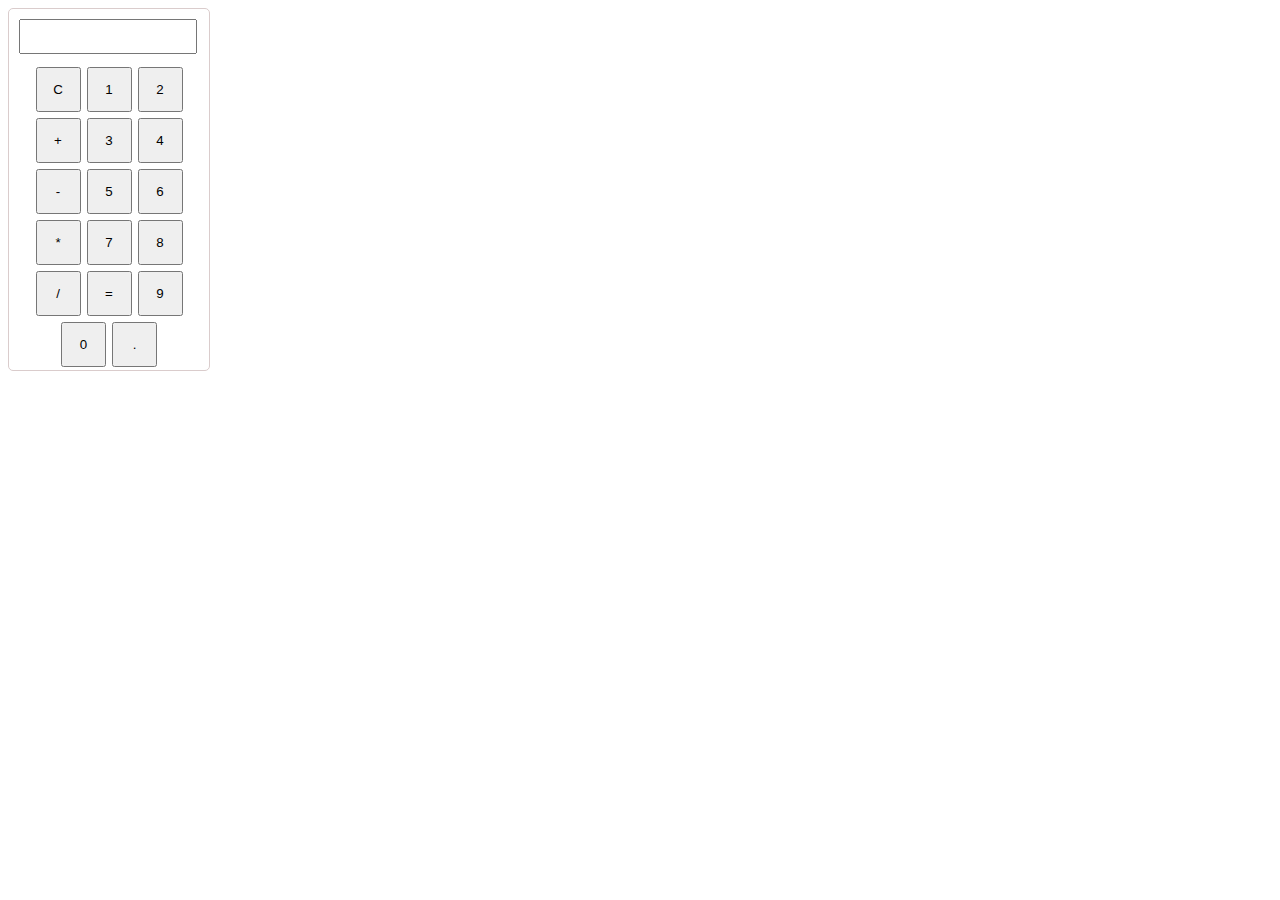
<file: Calculator/index.html>
<!DOCTYPE html>
<html lang="en">
  <head>
    <meta charset="UTF-8" />
    <meta name="viewport" content="width=device-width, initial-scale=1.0" />
    <title>Calculator</title>
    <link rel="stylesheet" href="./style.css" />
  </head>

  <body>
    <div id="calculator">
      <input type="text" id="display" readonly />
      <div class="button_container">
        <button
          class="button"
          onclick="currentDisplay='';document.querySelector('#display').value=currentDisplay;"
        >
          C
        </button>

        <button
          class="button"
          onclick="currentDisplay=currentDisplay+'1';document.querySelector('#display').value=currentDisplay;"
        >
          1
        </button>
        <button
          class="button"
          onclick="currentDisplay=currentDisplay+'2';document.querySelector('#display').value=currentDisplay;"
        >
          2
        </button>

        <button
          class="button"
          onclick="currentDisplay=currentDisplay+'+';document.querySelector('#display').value=currentDisplay;"
        >
          +
        </button>

        <button
          class="button"
          onclick="currentDisplay=currentDisplay+'3';document.querySelector('#display').value=currentDisplay;"
        >
          3
        </button>

        <button
          class="button"
          onclick="currentDisplay=currentDisplay+'4';document.querySelector('#display').value=currentDisplay;"
        >
          4
        </button>

        <button
          class="button"
          onclick="currentDisplay=currentDisplay+'-';document.querySelector('#display').value=currentDisplay;"
        >
          -
        </button>
        <button
          class="button"
          onclick="currentDisplay=currentDisplay+'5';document.querySelector('#display').value=currentDisplay;"
        >
          5
        </button>
        <button
          class="button"
          onclick="currentDisplay=currentDisplay+'6';document.querySelector('#display').value=currentDisplay;"
        >
          6
        </button>

        <button
          class="button"
          onclick="currentDisplay=currentDisplay+'*';document.querySelector('#display').value=currentDisplay;"
        >
          *
        </button>

        <button
          class="button"
          onclick="currentDisplay=currentDisplay+'7';document.querySelector('#display').value=currentDisplay;"
        >
          7
        </button>

        <button
          class="button"
          onclick="currentDisplay=currentDisplay+'8';document.querySelector('#display').value=currentDisplay;"
        >
          8
        </button>

        <button
          class="button"
          onclick="currentDisplay=currentDisplay+'/';document.querySelector('#display').value=currentDisplay;"
        >
          /
        </button>

        <button
          class="button"
          onclick="
          
         currentDisplay=eval(currentDisplay);
         document.querySelector('#display').value=currentDisplay;"
        >
          =
        </button>

        <button
          class="button"
          onclick="currentDisplay=currentDisplay+'9';document.querySelector('#display').value=currentDisplay;"
        >
          9
        </button>

        <button
          class="button"
          onclick="currentDisplay=currentDisplay+'0';document.querySelector('#display').value=currentDisplay;"
        >
          0
        </button>

        <button
          class="button"
          onclick="currentDisplay=currentDisplay+'.';document.querySelector('#display').value=currentDisplay;"
        >
          .
        </button>
      </div>
    </div>

    <script src="./script.js"></script>
  </body>
</html>
</file>
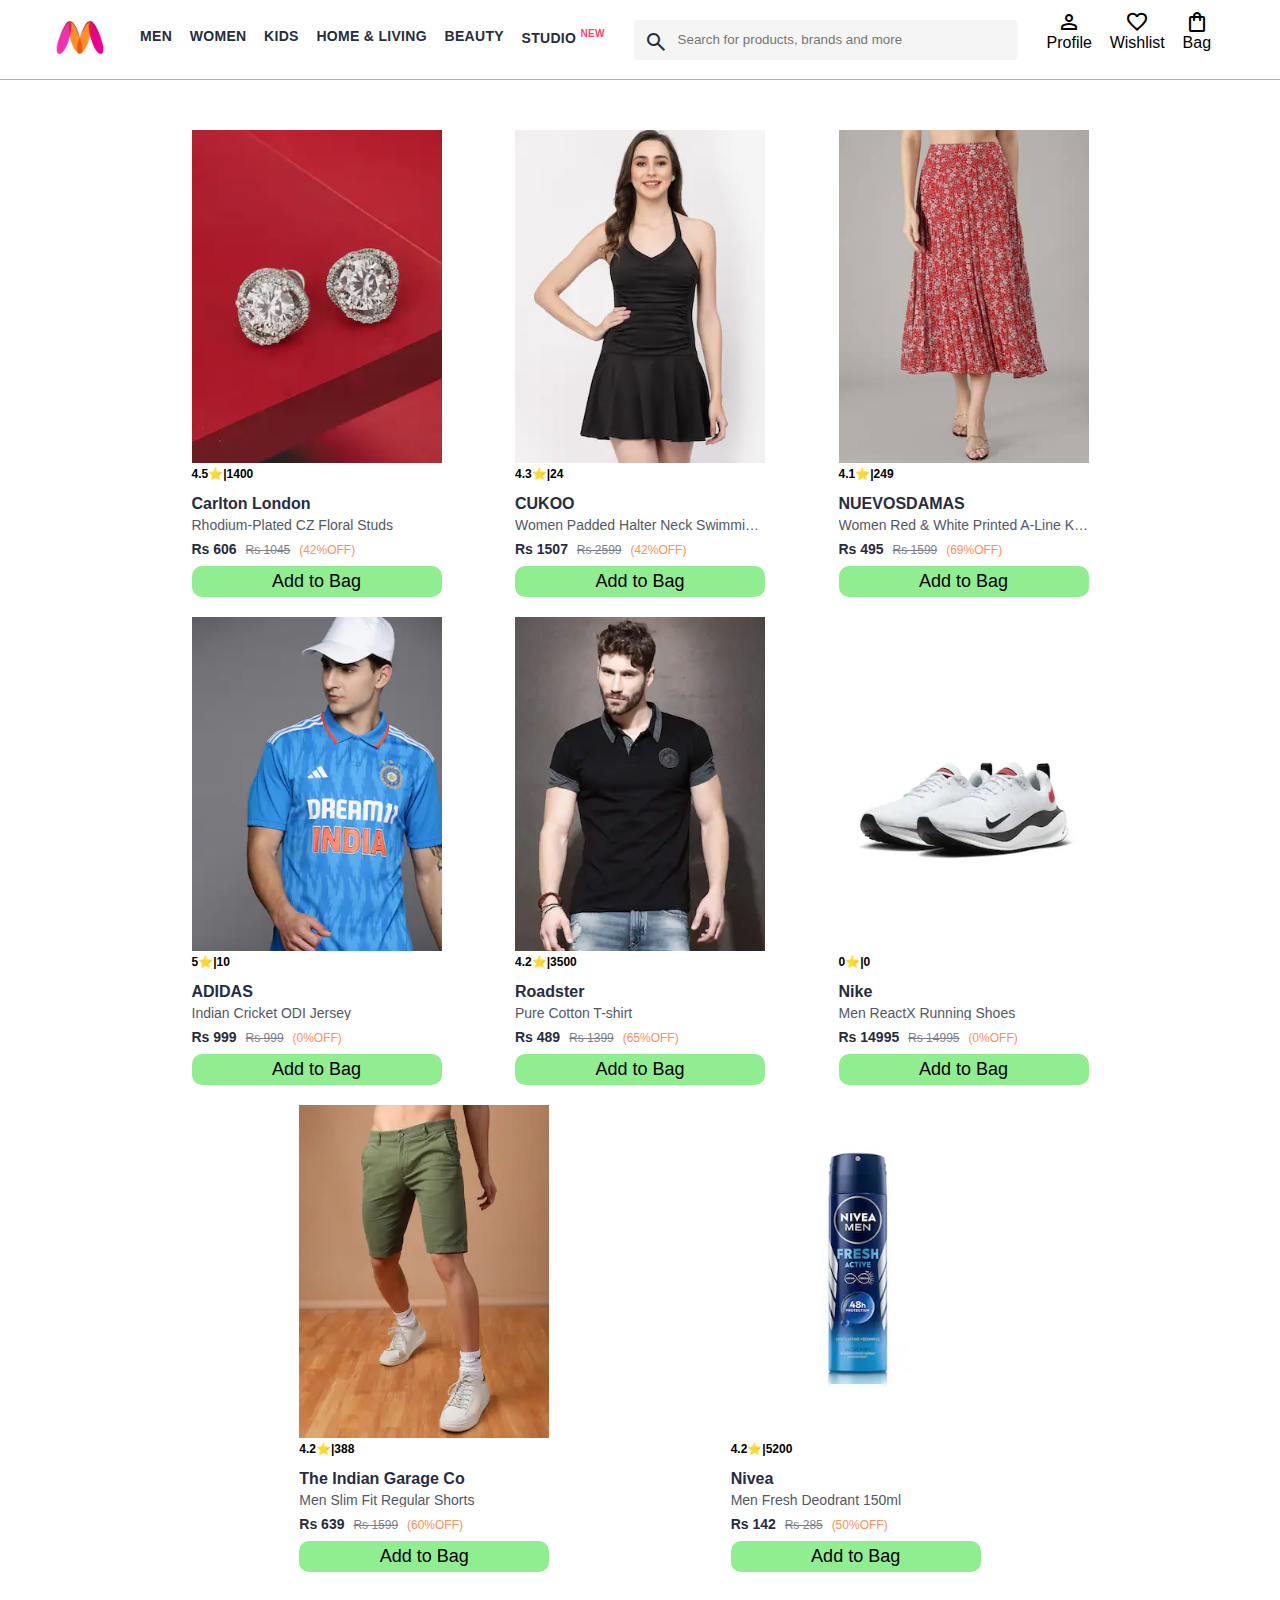
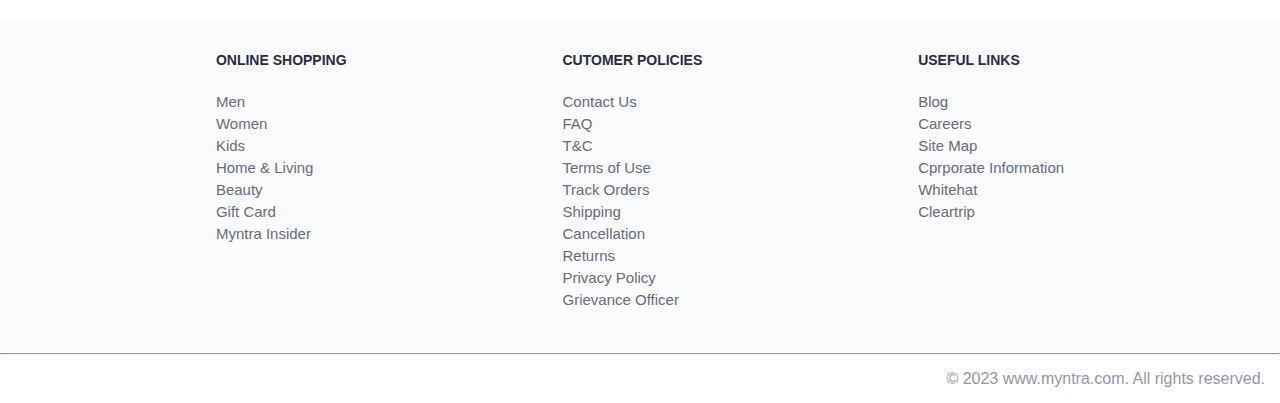
<file: Myntra_website_clone/index.html>
<!DOCTYPE html>
<html lang="en">
  <head>
    <title>Myntra Functional Clone</title>
    <link rel="stylesheet" href="./style.css" />
    <link
      rel="stylesheet"
      href="https://fonts.googleapis.com/css2?family=Material+Symbols+Outlined:opsz,wght,FILL,GRAD@20..48,100..700,0..1,-50..200"
    />
  </head>

  <body>
    <header>
      <div class="logo_container">
        <a href="#"
          ><img
            class="myntra_home"
            src="images/myntra_logo.webp"
            alt="Myntra Home"
        /></a>
      </div>

      <nav class="nav_bar">
        <a href="#">Men</a>
        <a href="#">Women</a>
        <a href="#">Kids</a>
        <a href="#">Home & Living</a>
        <a href="#">Beauty</a>
        <a href="#">Studio <sup>New</sup></a>
      </nav>

      <div class="search_bar">
        <span class="material-symbols-outlined search_icon">search</span>
        <input
          class="search_input"
          placeholder="Search for products, brands and more"
        />
      </div>

      <div class="action_bar">
        <div class="action_container">
          <span class="material-symbols-outlined action_icon">person</span>
          <span class="action_name">Profile</span>
        </div>

        <div class="action_container">
          <span class="material-symbols-outlined action_icon">favorite</span>
          <span class="action_name">Wishlist</span>
        </div>

        <a class="action_container" href="./bag.html">
          <span class="material-symbols-outlined action_icon"
            >shopping_bag</span
          >
          <span class="action_name">Bag</span>
          <span class="bag-item-count">0</span>
        </a>
      </div>
    </header>

    <main>
      <div class="items-container"></div>
    </main>

    <footer>
      <div class="footer_container">
        <div class="footer_column">
          <h3>ONLINE SHOPPING</h3>

          <a href="#">Men</a>
          <a href="#">Women</a>
          <a href="#">Kids</a>
          <a href="#">Home & Living</a>
          <a href="#">Beauty</a>
          <a href="#">Gift Card</a>
          <a href="#">Myntra Insider</a>
        </div>

        <div class="footer_column">
          <h3>CUTOMER POLICIES</h3>
          <a href="#">Contact Us</a>
          <a href="#">FAQ</a>
          <a href="#">T&C</a>
          <a href="#">Terms of Use</a>
          <a href="#">Track Orders</a>
          <a href="#">Shipping</a>
          <a href="#">Cancellation</a>
          <a href="#">Returns</a>
          <a href="#">Privacy Policy</a>
          <a href="#">Grievance Officer</a>
        </div>

        <div class="footer_column">
          <h3>USEFUL LINKS</h3>
          <a href="#">Blog</a>
          <a href="#">Careers</a>
          <a href="#">Site Map</a>
          <a href="#">Cprporate Information</a>
          <a href="#">Whitehat</a>
          <a href="#">Cleartrip</a>
        </div>
      </div>
      <hr />

      <div class="copyright">© 2023 www.myntra.com. All rights reserved.</div>
    </footer>

    <script src="./data.js"></script>
    <script src="./script.js"></script>
  </body>
</html>
</file>
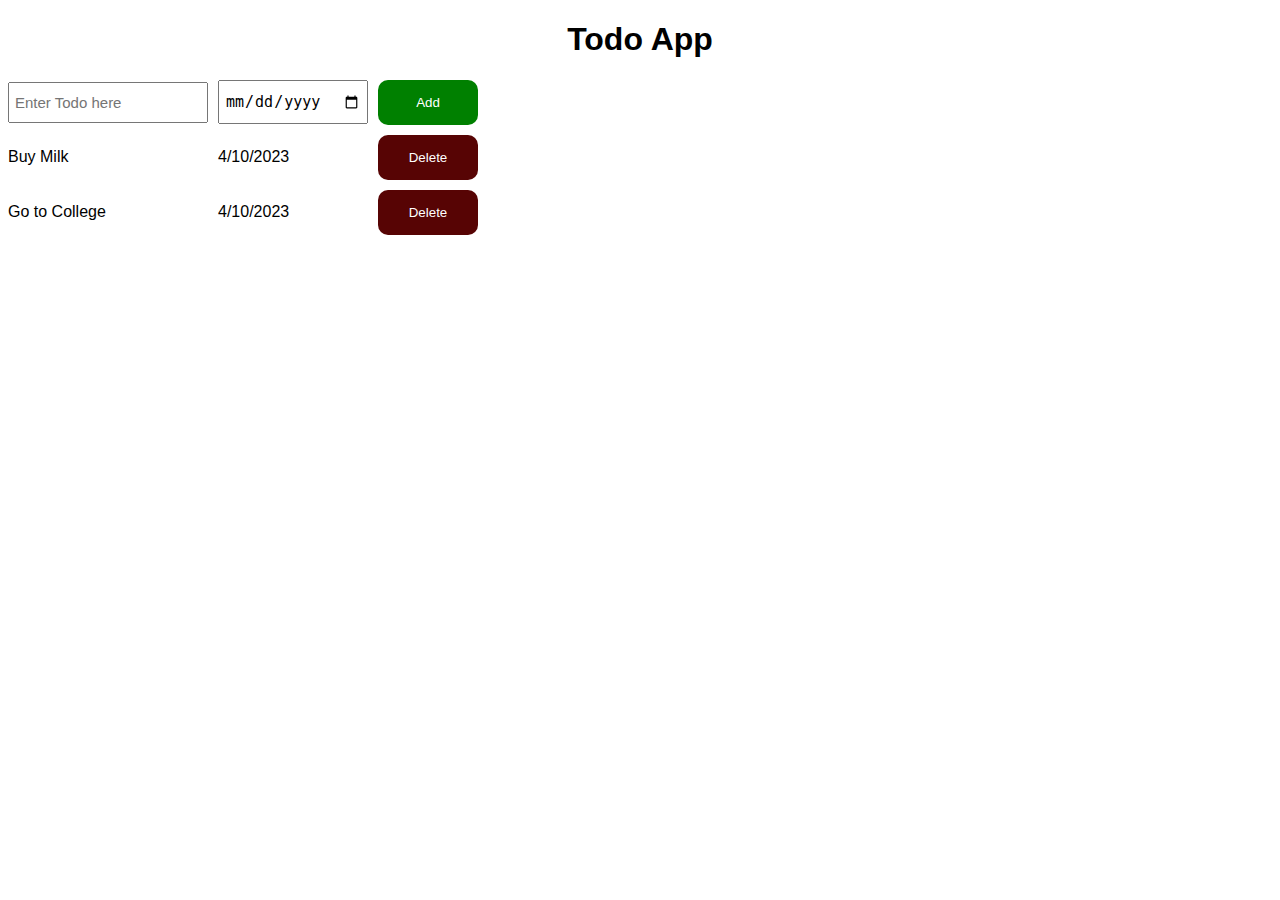
<file: Todo_app/index.html>
<!DOCTYPE html>
<html lang="en">
  <head>
    <meta charset="UTF-8" />
    <meta name="viewport" content="width=device-width, initial-scale=1.0" />
    <title>Todo App</title>
    <link rel="stylesheet" href="./style.css" />
  </head>

  <body>
    <h1 id="main_heading">Todo App</h1>

    <div class="main">
      <div class="grid-container">
        <input id="todo-input" type="text" placeholder="Enter Todo here" />
        <input id="todo-date" type="date" />
        <button class="btn-todo" onclick="addTodo();">Add</button>
      </div>

      <div class="todo-container grid-container"></div>
    </div>

    <script src="./script.js"></script>
  </body>
</html>
</file>
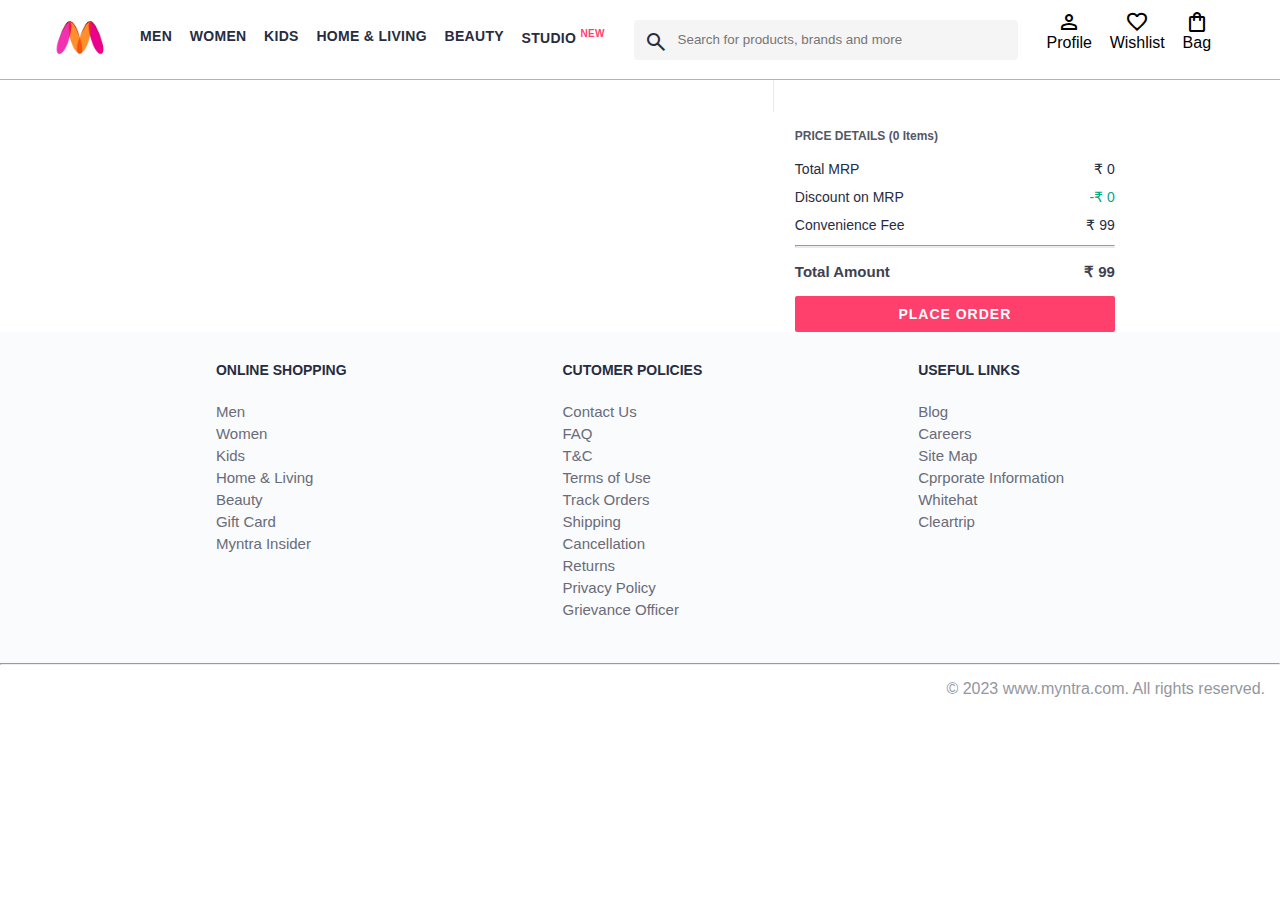
<file: Myntra_website_clone/bag.html>
<!DOCTYPE html>
<html lang="en">
  <head>
    <title>Myntra Functional Clone</title>
    <link rel="stylesheet" href="./style.css" />
    <link rel="stylesheet" href="./bag.css" />
    <link
      rel="stylesheet"
      href="https://fonts.googleapis.com/css2?family=Material+Symbols+Outlined:opsz,wght,FILL,GRAD@20..48,100..700,0..1,-50..200"
    />
  </head>

  <body>
    <header>
      <div class="logo_container">
        <a href="#"
          ><img
            class="myntra_home"
            src="images/myntra_logo.webp"
            alt="Myntra Home"
        /></a>
      </div>

      <nav class="nav_bar">
        <a href="#">Men</a>
        <a href="#">Women</a>
        <a href="#">Kids</a>
        <a href="#">Home & Living</a>
        <a href="#">Beauty</a>
        <a href="#">Studio <sup>New</sup></a>
      </nav>

      <div class="search_bar">
        <span class="material-symbols-outlined search_icon">search</span>
        <input
          class="search_input"
          placeholder="Search for products, brands and more"
        />
      </div>

      <div class="action_bar">
        <div class="action_container">
          <span class="material-symbols-outlined action_icon">person</span>
          <span class="action_name">Profile</span>
        </div>

        <div class="action_container">
          <span class="material-symbols-outlined action_icon">favorite</span>
          <span class="action_name">Wishlist</span>
        </div>

        <div class="action_container">
          <span class="material-symbols-outlined action_icon"
            >shopping_bag</span
          >
          <span class="action_name">Bag</span>
          <span class="bag-item-count">0</span>
        </div>
      </div>
    </header>

    <main>
      <div class="bag-page">
        <div class="bag-items-container"></div>
        <div class="bag-summary"></div>
      </div>
    </main>

    <footer>
      <div class="footer_container">
        <div class="footer_column">
          <h3>ONLINE SHOPPING</h3>

          <a href="#">Men</a>
          <a href="#">Women</a>
          <a href="#">Kids</a>
          <a href="#">Home & Living</a>
          <a href="#">Beauty</a>
          <a href="#">Gift Card</a>
          <a href="#">Myntra Insider</a>
        </div>

        <div class="footer_column">
          <h3>CUTOMER POLICIES</h3>
          <a href="#">Contact Us</a>
          <a href="#">FAQ</a>
          <a href="#">T&C</a>
          <a href="#">Terms of Use</a>
          <a href="#">Track Orders</a>
          <a href="#">Shipping</a>
          <a href="#">Cancellation</a>
          <a href="#">Returns</a>
          <a href="#">Privacy Policy</a>
          <a href="#">Grievance Officer</a>
        </div>

        <div class="footer_column">
          <h3>USEFUL LINKS</h3>
          <a href="#">Blog</a>
          <a href="#">Careers</a>
          <a href="#">Site Map</a>
          <a href="#">Cprporate Information</a>
          <a href="#">Whitehat</a>
          <a href="#">Cleartrip</a>
        </div>
      </div>
      <hr />

      <div class="copyright">© 2023 www.myntra.com. All rights reserved.</div>
    </footer>

    <script src="./data.js"></script>
    <script src="./script.js"></script>
    <script src="./bag.js"></script>
  </body>
</html>
</file>
<file: Calculator/style.css>
#calculator {
  border: 1px solid rgb(218, 204, 204);
  border-radius: 5px;
  width: 200px;
}
#display {
  margin: 10px;
  width: 85%;
  font-size: 25px;
}
.button_container {
  display: flex;
  justify-content: center;
  flex-wrap: wrap;
}
.button {
  width: 45px;
  height: 45px;
  margin: 3px;
}
</file>
<file: Myntra_website_clone/style.css>
/***************** Item Page CSS **************************/
/*.action_container {
    text-decoration: none;
}
a.action_container:link {
    color:black;
}
.item-details {
    cursor: pointer;
    width: 250px;
    margin: 10px;
}
.stars {
    font-size: 12px;
    font-weight: 700;
    text-align: left;
}
.company {
    font-size: 18px;
    font-weight: 700;
    line-height: 1;
    color: #282c3f;
    margin-bottom: 6px;
    overflow: hidden;
    text-overflow: ellipsis;
    white-space: nowrap;
    margin-top: 20px;
}
.item-name {
    color: #535766;
    font-size: 16px;
    line-height: 1;
    margin-bottom: 0;
    margin-top: 0;
    overflow: hidden;
    text-overflow: ellipsis;
    white-space: nowrap;
    font-weight: 400;
    display: block;
}
.price-container {
    margin-top: 10px;
}
.current-price {
    font-size: 14px;
    font-weight: 700;
    color: #282c3f;
}
.original-price {
    text-decoration: line-through;
    color: #7e818c;
    font-weight: 400;
    margin-left: 5px;
    font-size: 12px;
}
.discount-percentage {
    color: #ff905a;
    font-weight: 400;
    font-size: 12px;
    margin-left: 5px;
}
.btn-bag {
    background-color: lightgreen;
    border: none;
    padding: 5px 15px;
    border-radius: 10px;
    width: 100%;
    margin-top: 7px;
    font-size: 20px;
    cursor: pointer;
}
.bag-items {
    background-color: #f16565;
    white-space: nowrap;
    text-align: center;
    line-height: 18px;
    padding: 0 6px;
    height: 18px;
    position: relative;
    border-radius: 50%;
    font-size: 12px;
    color: #fff;
    left: 13px;
    top: -44px;
    font-weight: 700;
    cursor: pointer;
}*/

* {
  margin: 0;
  padding: 0;
  font-family: Assistant, -apple-system, BlinkMacSystemFont, Segoe UI, Roboto,
    Helvetica, Arial, sans-serif;
  box-sizing: border-box;
}
header {
  display: flex;
  background-color: #ffffff;
  height: 80px;
  justify-content: space-between;
  align-items: center;
  border-bottom: 1px solid #b6b1b1;
}
.myntra_home {
  height: 45px;
}
.logo_container {
  margin-left: 4%;
}
.action_bar {
  margin-right: 4%;
}
.nav_bar {
  display: flex;
  min-width: 500px;
  justify-content: space-evenly;
}
.nav_bar a {
  font-size: 14px;
  letter-spacing: 0.3px;
  color: #282c3f;
  font-weight: 700;
  text-transform: uppercase;
  text-decoration: none;
  padding: 28px 0;
  border-bottom: 5px solid #ffffff;
}
.nav_bar a:hover {
  border-bottom: 4px solid #f54e77;
}

.nav_bar a sup {
  color: #ff3f6c;
  font-size: 10px;
}

.search_bar {
  height: 40px;
  min-width: 200px;
  width: 30%;
  display: flex;
  align-items: center;
}
.search_icon {
  box-sizing: content-box;
  height: 20px;
  padding: 10px;

  background-color: #f5f5f6;
  color: #282c3f;
  font-weight: 300;
  border-radius: 4px 0 0 4px;
}
.search_input {
  color: #696e79;
  background-color: #f5f5f6;
  flex-grow: 1;
  height: 40px;
  border: 0;
  border-radius: 0 4px 4px 0;
}

.action_bar {
  display: flex;
  min-width: 200px;
  justify-content: space-evenly;
}

.action_container {
  display: flex;
  flex-direction: column;
  align-items: center;
}

/* Main section */
.banner_container {
  margin: 40px 0;
}
.banner_image {
  width: 100%;
}

.category_heading {
  text-transform: uppercase;
  color: #3e4152;
  letter-spacing: 0.15em;
  font-size: 1.8em;
  margin: 50px 0 10px 30px;
  max-height: 5em;
  font-weight: 700;
}

.category-items,
.items-container {
  width: 80%;
  margin: 50px 10%;
  display: flex;
  flex-wrap: wrap;
  justify-content: space-evenly;
}

.sale_item {
  width: 250px;
}

.footer_container {
  padding: 30px 0px 40px 0px;
  background: #fafbfc;
  display: flex;
  justify-content: space-evenly;
}

.footer_column {
  display: flex;
  flex-direction: column;
}

.footer_column h3 {
  color: #282c3f;
  font-size: 14px;
  margin-bottom: 25px;
}

.footer_column a {
  color: #696b79;
  font-size: 15px;
  text-decoration: none;
  padding-bottom: 5px;
}

.copyright {
  color: #94969f;
  text-align: end;
  padding: 15px;
}

.items-container {
  width: 80%;
  margin: 40px 10%;
}

.item-container {
  width: 250px;
  margin: 10px;
}

.item-image {
  width: 100%;
}

.rating {
  font-size: 12px;
  font-weight: 700;
}

.company-name {
  margin-top: 15px;
  font-size: 16px;
  font-weight: 700;
  line-height: 1;
  color: #282c3f;
  margin-bottom: 6px;
  overflow: hidden;
  text-overflow: ellipsis;
  white-space: nowrap;
}

.item-name {
  color: #535766;
  font-size: 14px;
  line-height: 1;
  margin-bottom: 0;
  margin-top: 0;
  overflow: hidden;
  text-overflow: ellipsis;
  white-space: nowrap;
  font-weight: 400;
  display: block;
}

.price {
  margin-top: 10px;
  font-size: 14px;
  line-height: 15px;
  color: #282c3f;
  white-space: nowrap;
}

.current-price {
  font-size: 14px;
  font-weight: 700;
  color: #282c3f;
}

.original-price {
  text-decoration: line-through;
  color: #7e818c;
  font-weight: 400;
  margin-left: 5px;
  font-size: 12px;
}

.discount {
  color: #ff905a;
  font-weight: 400;
  font-size: 12px;
  margin-left: 5px;
}
.btn-add-bag {
  margin-top: 8px;
  font-size: 18px;
  width: 100%;
  background-color: lightgreen;
  border: none;
  padding: 5px 15px;
  border-radius: 10px;
  cursor: pointer;
}
.bag-item-count {
  background-color: #f16565;
  white-space: nowrap;
  text-align: center;
  line-height: 18px;
  padding: 0 6px;
  height: 18px;
  position: relative;
  border-radius: 50%;
  font-size: 12px;
  color: #fff;
  left: 13px;
  top: -44px;
  font-weight: 700;
  cursor: pointer;
}

.action_container {
  text-decoration: none;
}
a.action_container:link {
  color: black;
}
</file>
<file: Todo_app/style.css>
body {
  font-family: Arial, Helvetica, sans-serif;
}

#main_heading {
  text-align: center;
}

.grid-container {
  display: grid;
  grid-template-columns: 200px 150px 100px;
  column-gap: 10px;
  row-gap: 10px;
  margin-top: 10px;
  align-items: center;
}

#todo-input,
#todo-date {
  font-size: 15px;
  padding: 10px 5px;
}

.btn-delete {
  background-color: rgb(87, 4, 4);
  color: white;
  border: none;
  border-radius: 10px;
  padding: 15px 0px;
  cursor: pointer;
}

.btn-todo {
  background-color: green;
  color: white;
  border: none;
  border-radius: 10px;
  padding: 15px 0px;
  cursor: pointer;
}
</file>
<file: Myntra_website_clone/bag.css>
.bag-items-container {
  display: inline-block;
  width: 64%;
  padding-right: 20px;
  border-right: 1px solid #eaeaec;
  padding-top: 32px;
  color: #282c3f;
  font-size: 13px;
  line-height: 1.42857143;
}

.bag-page {
  width: 75%;
  margin-left: 12.5%;
}

.bag-summary {
  vertical-align: top;
  display: inline-block;
  width: 35%;
  padding: 24px 0 0 16px;
  color: #282c3f;
  font-size: 13px;
  line-height: 1.42857143;
}

.bag-details-container {
  margin-bottom: 16px;
}

.price-header {
  font-size: 12px;
  font-weight: 700;
  margin: 24px 0 16px;
  color: #535766;
}

.price-item {
  margin-bottom: 12px;
  line-height: 16px;
  font-size: 14px;
  color: #282c3f;
}

.price-item-value {
  float: right;
}

.priceDetail-base-discount {
  color: #03a685;
}

.price-footer {
  font-weight: 700;
  font-size: 15px;
  padding-top: 16px;
  border-top: 1px solid #eaeaec;
  color: #3e4152;
  line-height: 16px;
}

.btn-place-order {
  width: 100%;
  letter-spacing: 1px;
  font-size: 14px;
  font-weight: 600;
  border-radius: 2px;
  border-width: 0px;
  padding: 10px 16px;
  background-color: rgb(255, 63, 108);
  color: rgb(255, 255, 255);
  cursor: pointer;
}

.bag-item-container {
  margin-bottom: 8px;
  background: #fff;
  font-size: 14px;
  border: 1px solid #eaeaec;
  border-radius: 4px;
  position: relative;
  padding: 12px 12px 0;
}

.item-left-part {
  position: absolute;
  background: rgb(255, 242, 223);
  height: 148px;
  width: 111px;
}

.item-right-part {
  padding-left: 12px;
  position: relative;
  min-height: 148px;
  margin-left: 111px;
  margin-bottom: 12px;
}

.bag-item-img {
  width: 100%;
}

.return-period {
  display: inline-flex;
  font-size: 14px;
  padding-top: 8px;
}

.return-period-days {
  font-weight: 700;
  margin-right: 4px;
}

.delivery-details {
  margin-top: 5px;
  color: #282c3f;
  font-size: 12px;
  letter-spacing: -0.1px;
  margin-bottom: 8px;
  line-height: 15px;
}

.delivery-details-days {
  color: #03a685;
}

.remove-from-cart {
  position: absolute;
  font-size: 25px;
  top: 10px;
  right: 18px;
  width: 14px;
  height: 14px;
  cursor: pointer;
}
</file>
